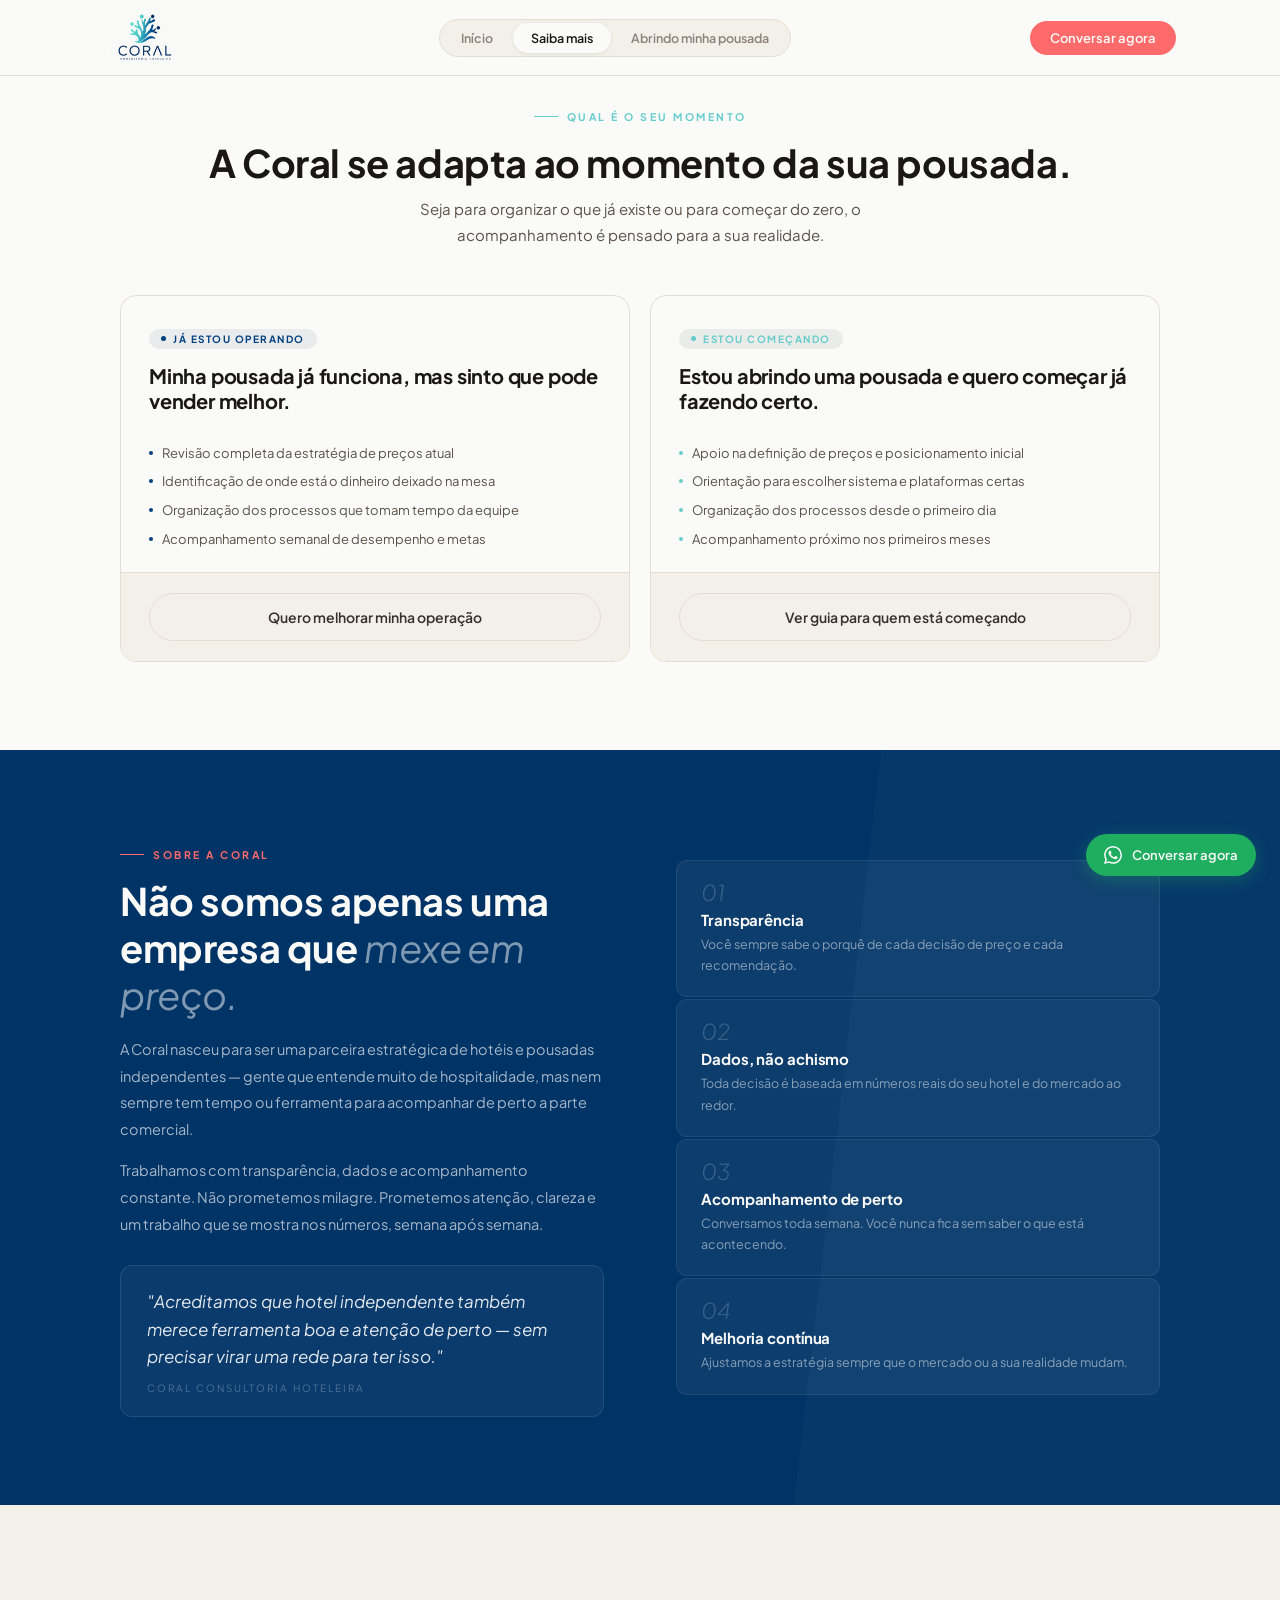
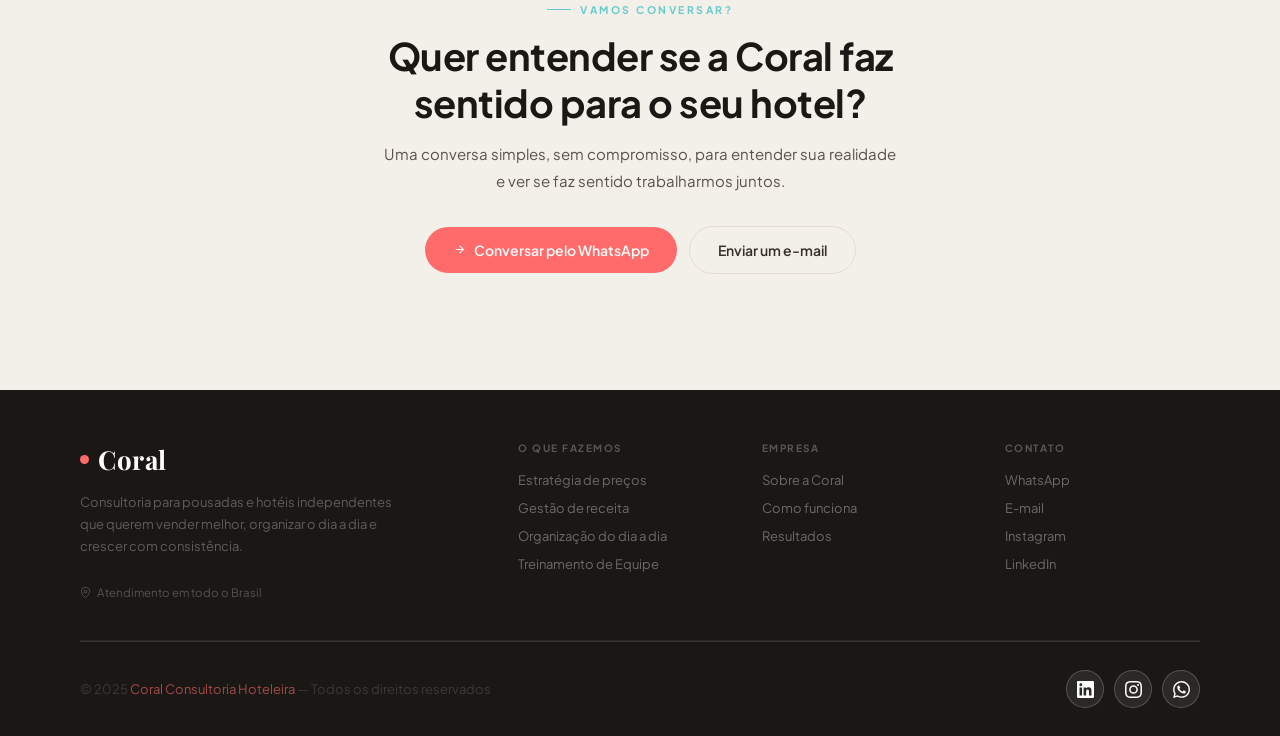
<file: saiba-mais.html>
<!DOCTYPE html>
<html lang="pt-BR">
<head>
<meta charset="UTF-8">
<meta name="viewport" content="width=device-width, initial-scale=1.0">
<!-- Google tag (gtag.js) -->
<script async src="https://www.googletagmanager.com/gtag/js?id=G-N1H80STR33"></script>
<script>
  window.dataLayer = window.dataLayer || [];
  function gtag(){dataLayer.push(arguments);}
  gtag('js', new Date());

  gtag('config', 'G-N1H80STR33');
  gtag('config', 'AW-18394296607');
</script>
<script type="text/javascript">
    (function(c,l,a,r,i,t,y){
        c[a]=c[a]||function(){(c[a].q=c[a].q||[]).push(arguments)};
        t=l.createElement(r);t.async=1;t.src="https://www.clarity.ms/tag/"+i;
        y=l.getElementsByTagName(r)[0];y.parentNode.insertBefore(t,y);
    })(window, document, "clarity", "script", "xneyxfmval");
</script>
<title>Saiba mais — Coral Consultoria Hoteleira</title>
<meta name="description" content="Entenda como acompanhamos sua pousada toda semana e veja para quem é a consultoria da Coral. Gestão de preços e estratégia sob medida.">
<meta name="keywords" content="consultoria hoteleira, acompanhamento semanal hotel, revenue management pousada, consultoria de preços hotel">
<meta name="robots" content="index, follow, max-snippet:-1, max-image-preview:large, max-video-preview:-1">
<link rel="canonical" href="https://www.consultoriacoral.com.br/saiba-mais.html">
<link rel="icon" type="image/png" href="assets/logo-coral.png">

<!-- Open Graph / Redes Sociais -->
<meta property="og:type" content="website">
<meta property="og:url" content="https://www.consultoriacoral.com.br/saiba-mais.html">
<meta property="og:title" content="Saiba mais — Coral Consultoria Hoteleira">
<meta property="og:description" content="Veja como funciona o acompanhamento semanal e entenda para quem é a consultoria da Coral.">
<meta property="og:locale" content="pt_BR">
<meta property="og:image" content="https://www.consultoriacoral.com.br/assets/logo-coral.png">
<meta property="og:site_name" content="Coral Consultoria Hoteleira">

<!-- Twitter Card -->
<meta name="twitter:card" content="summary">
<meta name="twitter:title" content="Saiba mais — Coral Consultoria Hoteleira">
<meta name="twitter:description" content="Veja como funciona o acompanhamento semanal e entenda para quem é a consultoria da Coral.">
<meta name="twitter:image" content="https://www.consultoriacoral.com.br/assets/logo-coral.png">

<script type="application/ld+json">
{
  "@context": "https://schema.org",
  "@type": "WebPage",
  "name": "Saiba mais — Coral Consultoria Hoteleira",
  "url": "https://www.consultoriacoral.com.br/saiba-mais.html",
  "description": "Veja como funciona o acompanhamento semanal e entenda para quem é a consultoria da Coral.",
  "publisher": {
    "@type": "Organization",
    "name": "Coral Consultoria Hoteleira",
    "logo": {
      "@type": "ImageObject",
      "url": "https://www.consultoriacoral.com.br/assets/logo-coral.png"
    }
  }
}
</script>
<link rel="preconnect" href="https://fonts.googleapis.com">
<link rel="preconnect" href="https://fonts.gstatic.com" crossorigin>
<link href="https://fonts.googleapis.com/css2?family=Plus+Jakarta+Sans:ital,wght@0,300;0,400;0,500;0,600;0,700;1,400&family=Playfair+Display:ital,wght@0,400;0,600;0,700;1,400;1,600&display=swap" rel="stylesheet">
<link rel="stylesheet" href="assets/style.css">
<style>
  /* ===== Ajustes finos: logo do menu + rodapé (Coral) ===== */

  /* Logo do menu — mais solta, sem parecer "colada" */
  .nav-logo{
    display:flex;
    align-items:center;
    padding:6px 4px;
    margin-right:16px;
  }
  .nav-logo img{
    transition:opacity .2s ease, transform .2s ease;
  }
  .nav-logo:hover img{
    opacity:.85;
  }

  /* Rodapé — bloco de marca no lugar da imagem */
  .footer-brand{
    display:flex;
    flex-direction:column;
    gap:14px;
  }
  .footer-wordmark{
    display:flex;
    align-items:center;
    gap:9px;
    font-family:'Playfair Display', serif;
    font-size:26px;
    font-weight:700;
    letter-spacing:.5px;
    color:#fff;
  }
  .footer-wordmark-accent{
    width:9px;
    height:9px;
    border-radius:50%;
    background:#FF6B6B;
    flex-shrink:0;
  }
  .footer-brand p{
    max-width:320px;
    line-height:1.7;
    opacity:.75;
  }

  /* Rodapé — espaçamento geral */
  .footer-top{
    gap:48px;
    padding-bottom:40px;
  }
  .footer-col h4{
    margin-bottom:18px;
    letter-spacing:1.5px;
  }
  .footer-col a{
    display:block;
    margin-bottom:12px;
    opacity:.75;
    transition:opacity .2s ease;
  }
  .footer-col a:hover{
    opacity:1;
  }
  .footer-bot{
    display:flex;
    align-items:center;
    justify-content:space-between;
    flex-wrap:wrap;
    gap:16px;
    padding-top:28px;
    border-top:1px solid rgba(255,255,255,.12);
  }
  .footer-copy{
    opacity:.6;
    font-size:13px;
  }

  /* Rodapé — ícones sociais em círculo, com svg */
  .footer-socials{
    display:flex;
    gap:10px;
  }
  .footer-soc{
    display:flex;
    align-items:center;
    justify-content:center;
    width:38px;
    height:38px;
    border-radius:50%;
    background:rgba(255,255,255,.08);
    color:#fff;
    transition:background .2s ease, transform .2s ease;
  }
  .footer-soc svg{
    width:17px;
    height:17px;
  }
  .footer-soc:hover{
    background:#FF6B6B;
    transform:translateY(-2px);
  }

  @media(max-width:768px){
    .footer-top{
      gap:32px;
    }
    .footer-bot{
      flex-direction:column;
      align-items:flex-start;
    }
  }
</style>
</head>
<body data-page="saiba-mais">

<!-- NAV -->
<nav id="nav">
  <div class="nav-inner">
    <a href="index.html" class="nav-logo">
      <img src="assets/logo-coral.png" alt="Coral Consultoria Hoteleira" style="height:46px;width:auto;display:block;object-fit:contain;mix-blend-mode:multiply">
    </a>
    <div class="nav-tabs">
      <a href="index.html" class="nav-tab">Início</a>
      <a href="saiba-mais.html" class="nav-tab active">Saiba mais</a>
      <a href="abrir-pousada.html" class="nav-tab">Abrindo minha pousada</a>
    </div>
    <a href="https://wa.me/5581991351085?text=Olá,+quero+conversar+sobre+minha+operação" target="_blank" class="nav-cta">Conversar agora</a>
    <button class="nav-mob" aria-label="Abrir menu" aria-expanded="false">
      <svg width="20" height="20" viewBox="0 0 24 24" fill="none" stroke="currentColor" stroke-width="1.8">
        <line x1="3" y1="7" x2="21" y2="7"/><line x1="3" y1="12" x2="21" y2="12"/><line x1="3" y1="17" x2="21" y2="17"/>
      </svg>
    </button>
  </div>
</nav>

<div id="mob-drawer">
  <a href="index.html" class="mob-tab">Início</a>
  <a href="saiba-mais.html" class="mob-tab active">Saiba mais</a>
  <a href="abrir-pousada.html" class="mob-tab">Abrindo minha pousada</a>
  <a href="https://wa.me/5581991351085" target="_blank" class="btn btn-navy mob-tab" style="margin-top:20px;justify-content:center;border-radius:50px">Falar pelo WhatsApp</a>
</div>

<!-- MOMENT -->
<section class="moment" id="momento" style="padding-top:100px">

  <div class="wrap">
    <div class="moment-head reveal">
      <span class="eyebrow" style="justify-content:center">Qual é o seu momento</span>
      <h2>A Coral se adapta ao momento da sua pousada.</h2>
      <p>Seja para organizar o que já existe ou para começar do zero, o acompanhamento é pensado para a sua realidade.</p>
    </div>
    <div class="moment-grid">
      <div class="moment-card navy reveal">
        <div class="mc-top">
          <span class="mc-badge a"><span class="mc-badge-dot"></span>Já estou operando</span>
          <h3>Minha pousada já funciona, mas sinto que pode vender melhor.</h3>
        </div>
        <ul class="mc-list">
          <li>Revisão completa da estratégia de preços atual</li>
          <li>Identificação de onde está o dinheiro deixado na mesa</li>
          <li>Organização dos processos que tomam tempo da equipe</li>
          <li>Acompanhamento semanal de desempenho e metas</li>

        </ul>
        <div class="mc-foot">
          <a href="https://wa.me/5581991351085?text=Olá,+minha+pousada+já+funciona+e+quero+vender+melhor" target="_blank" class="btn btn-outline" style="width:100%;justify-content:center">Quero melhorar minha operação</a>
        </div>
      </div>
      <div class="moment-card pine reveal d1">
        <div class="mc-top">
          <span class="mc-badge b"><span class="mc-badge-dot"></span>Estou começando</span>
          <h3>Estou abrindo uma pousada e quero começar já fazendo certo.</h3>
        </div>
        <ul class="mc-list">
          <li>Apoio na definição de preços e posicionamento inicial</li>
          <li>Orientação para escolher sistema e plataformas certas</li>
          <li>Organização dos processos desde o primeiro dia</li>
          <li>Acompanhamento próximo nos primeiros meses</li>
        </ul>
        <div class="mc-foot">
          <a href="abrir-pousada.html" class="btn btn-outline" style="width:100%;justify-content:center">Ver guia para quem está começando</a>
        </div>
      </div>
    </div>
  </div>
</section>

<!-- ABOUT -->
<section class="about" id="sobre">
  <div class="about-inner wrap">
    <div class="reveal">
      <span class="eyebrow">Sobre a Coral</span>
      <h2>Não somos apenas uma empresa que <em>mexe em preço.</em></h2>
      <p class="about-p">A Coral nasceu para ser uma parceira estratégica de hotéis e pousadas independentes — gente que entende muito de hospitalidade, mas nem sempre tem tempo ou ferramenta para acompanhar de perto a parte comercial.</p>
      <p class="about-p">Trabalhamos com transparência, dados e acompanhamento constante. Não prometemos milagre. Prometemos atenção, clareza e um trabalho que se mostra nos números, semana após semana.</p>
      <div class="manifesto">
        <p class="manifesto-text">"Acreditamos que hotel independente também merece ferramenta boa e atenção de perto — sem precisar virar uma rede para ter isso."</p>
        <p class="manifesto-attr">Coral Consultoria Hoteleira</p>
      </div>
    </div>
    <div class="pillars reveal d1">
      <div class="pillar">
        <div class="pillar-n">01</div>
        <h3>Transparência</h3>
        <p>Você sempre sabe o porquê de cada decisão de preço e cada recomendação.</p>
      </div>
      <div class="pillar">
        <div class="pillar-n">02</div>
        <h3>Dados, não achismo</h3>
        <p>Toda decisão é baseada em números reais do seu hotel e do mercado ao redor.</p>
      </div>
      <div class="pillar">
        <div class="pillar-n">03</div>
        <h3>Acompanhamento de perto</h3>
        <p>Conversamos toda semana. Você nunca fica sem saber o que está acontecendo.</p>
      </div>
      <div class="pillar">
        <div class="pillar-n">04</div>
        <h3>Melhoria contínua</h3>
        <p>Ajustamos a estratégia sempre que o mercado ou a sua realidade mudam.</p>
      </div>
    </div>
  </div>
</section>

<!-- CTA -->
<section class="cta-p2" id="contato">
  <div class="cta-p2-inner reveal wrap">
    <span class="eyebrow" style="justify-content:center">Vamos conversar?</span>
    <h2>Quer entender se a Coral faz sentido para o seu hotel?</h2>
    <p>Uma conversa simples, sem compromisso, para entender sua realidade e ver se faz sentido trabalharmos juntos.</p>
    <div class="cta-actions">
      <a href="https://wa.me/5581991351085?text=Olá,+quero+entender+melhor+como+funciona+a+Coral" target="_blank" class="btn btn-navy">
        <svg viewBox="0 0 24 24" fill="none" stroke="currentColor" stroke-width="2"><path d="M5 12h14M12 5l7 7-7 7"/></svg>
        Conversar pelo WhatsApp
      </a>
      <a href="mailto:Coral.consultoriahoteleira@gmail.com" class="btn btn-outline">Enviar um e-mail</a>
    </div>
  </div>
</section>

<!-- FOOTER -->
<footer>
  <div class="footer-inner">
    <div class="footer-top">
      <div class="footer-brand">
        <div class="footer-wordmark"><span class="footer-wordmark-accent"></span>Coral</div>
        <p>Consultoria para pousadas e hotéis independentes que querem vender melhor, organizar o dia a dia e crescer com consistência.</p>
        <div class="footer-loc">
          <svg viewBox="0 0 24 24" fill="none" stroke="currentColor" stroke-width="1.8"><path d="M21 10c0 7-9 13-9 13s-9-6-9-13a9 9 0 0118 0z"/><circle cx="12" cy="10" r="3"/></svg>
          Atendimento em todo o Brasil
        </div>
      </div>
      <div class="footer-col">
        <h4>O que fazemos</h4>
        <a href="index.html#servicos">Estratégia de preços</a>
        <a href="index.html#servicos">Gestão de receita</a>
        <a href="index.html#servicos">Organização do dia a dia</a>
        <a href="index.html#servicos">Treinamento de Equipe</a>

      </div>
      <div class="footer-col">
        <h4>Empresa</h4>
        <a href="saiba-mais.html#sobre">Sobre a Coral</a>
        <a href="index.html#como-funciona">Como funciona</a>
        <a href="index.html#resultados">Resultados</a>
      </div>
      <div class="footer-col">
        <h4>Contato</h4>
        <a href="https://wa.me/5581991351085" target="_blank">WhatsApp</a>
        <a href="mailto:Coral.consultoriahoteleira@gmail.com">E-mail</a>
        <a href="https://instagram.com/consultoriacoral" target="_blank">Instagram</a>
        <a href="https://www.linkedin.com/company/coral-consultoria-hoteleira/" target="_blank">LinkedIn</a>
      </div>
    </div>
    <div class="footer-bot">
      <span class="footer-copy">© 2025 <span class="footer-accent">Coral Consultoria Hoteleira</span> — Todos os direitos reservados</span>
      <div class="footer-socials">
        <a href="https://www.linkedin.com/company/coral-consultoria-hoteleira/" class="footer-soc" target="_blank" aria-label="LinkedIn">
          <svg viewBox="0 0 24 24" fill="currentColor"><path d="M20.447 20.452h-3.554v-5.569c0-1.328-.027-3.037-1.852-3.037-1.853 0-2.136 1.445-2.136 2.939v5.667H9.351V9h3.414v1.561h.046c.477-.9 1.637-1.85 3.37-1.85 3.601 0 4.267 2.37 4.267 5.455v6.286zM5.337 7.433c-1.144 0-2.063-.926-2.063-2.065 0-1.138.92-2.063 2.063-2.063 1.14 0 2.064.925 2.064 2.063 0 1.139-.925 2.065-2.064 2.065zm1.782 13.019H3.555V9h3.564v11.452zM22.225 0H1.771C.792 0 0 .774 0 1.729v20.542C0 23.227.792 24 1.771 24h20.451C23.2 24 24 23.227 24 22.271V1.729C24 .774 23.2 0 22.222 0h.003z"/></svg>
        </a>
        <a href="https://instagram.com/consultoriacoral" class="footer-soc" target="_blank" aria-label="Instagram">
          <svg viewBox="0 0 24 24" fill="currentColor"><path d="M12 2.163c3.204 0 3.584.012 4.85.07 3.252.148 4.771 1.691 4.919 4.919.058 1.265.069 1.645.069 4.849 0 3.205-.012 3.584-.069 4.849-.149 3.225-1.664 4.771-4.919 4.919-1.266.058-1.644.07-4.85.07-3.204 0-3.584-.012-4.849-.07-3.26-.149-4.771-1.699-4.919-4.92-.058-1.265-.07-1.644-.07-4.849 0-3.204.013-3.583.07-4.849.149-3.227 1.664-4.771 4.919-4.919 1.266-.057 1.645-.069 4.849-.069zM12 0C8.741 0 8.333.014 7.053.072c-4.358.2-6.78 2.618-6.98 6.98C.014 8.332 0 8.74 0 12c0 3.259.014 3.668.072 4.948.2 4.358 2.618 6.78 6.98 6.98C8.332 23.986 8.74 24 12 24c3.259 0 3.668-.014 4.948-.072 4.354-.2 6.782-2.618 6.979-6.98.059-1.28.073-1.689.073-4.948 0-3.259-.014-3.667-.072-4.947-.196-4.354-2.617-6.78-6.979-6.98C15.668.014 15.259 0 12 0zm0 5.838a6.162 6.162 0 100 12.324 6.162 6.162 0 000-12.324zM12 16a4 4 0 110-8 4 4 0 010 8zm6.406-11.845a1.44 1.44 0 100 2.881 1.44 1.44 0 000-2.881z"/></svg>
        </a>
        <a href="https://wa.me/5581991351085" class="footer-soc" target="_blank" aria-label="WhatsApp">
          <svg viewBox="0 0 24 24" fill="currentColor"><path d="M17.472 14.382c-.297-.149-1.758-.867-2.03-.967-.273-.099-.471-.148-.67.15-.197.297-.767.966-.94 1.164-.173.199-.347.223-.644.075-.297-.15-1.255-.463-2.39-1.475-.883-.788-1.48-1.761-1.653-2.059-.173-.297-.018-.458.13-.606.134-.133.298-.347.446-.52.149-.174.198-.298.298-.497.099-.198.05-.371-.025-.52-.075-.149-.669-1.612-.916-2.207-.242-.579-.487-.5-.669-.51-.173-.008-.371-.01-.57-.01-.198 0-.52.074-.792.372-.272.297-1.04 1.016-1.04 2.479 0 1.462 1.065 2.875 1.213 3.074.149.198 2.096 3.2 5.077 4.487.709.306 1.262.489 1.694.625.712.227 1.36.195 1.871.118.571-.085 1.758-.719 2.006-1.413.248-.694.248-1.289.173-1.413-.074-.124-.272-.198-.57-.347m-5.421 7.403h-.004a9.87 9.87 0 01-5.031-1.378l-.361-.214-3.741.982.998-3.648-.235-.374a9.86 9.86 0 01-1.51-5.26c.001-5.45 4.436-9.884 9.888-9.884 2.64 0 5.122 1.03 6.988 2.898a9.825 9.825 0 012.893 6.994c-.003 5.45-4.437 9.884-9.885 9.884m8.413-18.297A11.815 11.815 0 0012.05 0C5.495 0 .16 5.335.157 11.892c0 2.096.547 4.142 1.588 5.945L.057 24l6.305-1.654a11.882 11.882 0 005.683 1.448h.005c6.554 0 11.89-5.335 11.893-11.893a11.821 11.821 0 00-3.48-8.413Z"/></svg>
        </a>
      </div>
    </div>
  </div>
</footer>

<!-- WHATSAPP POPUP -->
<div class="wa-popup" id="wa-popup">
  <div class="wa-popup-header">
    <div class="wa-popup-avatar">
      <svg viewBox="0 0 24 24"><path d="M17.472 14.382c-.297-.149-1.758-.867-2.03-.967-.273-.099-.471-.148-.67.15-.197.297-.767.966-.94 1.164-.173.199-.347.223-.644.075-.297-.15-1.255-.463-2.39-1.475-.883-.788-1.48-1.761-1.653-2.059-.173-.297-.018-.458.13-.606.134-.133.298-.347.446-.52.149-.174.198-.298.298-.497.099-.198.05-.371-.025-.52-.075-.149-.669-1.612-.916-2.207-.242-.579-.487-.5-.669-.51-.173-.008-.371-.01-.57-.01-.198 0-.52.074-.792.372-.272.297-1.04 1.016-1.04 2.479 0 1.462 1.065 2.875 1.213 3.074.149.198 2.096 3.2 5.077 4.487.709.306 1.262.489 1.694.625.712.227 1.36.195 1.871.118.571-.085 1.758-.719 2.006-1.413.248-.694.248-1.289.173-1.413-.074-.124-.272-.198-.57-.347m-5.421 7.403h-.004a9.87 9.87 0 01-5.031-1.378l-.361-.214-3.741.982.998-3.648-.235-.374a9.86 9.86 0 01-1.51-5.26c.001-5.45 4.436-9.884 9.888-9.884 2.64 0 5.122 1.03 6.988 2.898a9.825 9.825 0 012.893 6.994c-.003 5.45-4.437 9.884-9.885 9.884m8.413-18.297A11.815 11.815 0 0012.05 0C5.495 0 .16 5.335.157 11.892c0 2.096.547 4.142 1.588 5.945L.057 24l6.305-1.654a11.882 11.882 0 005.683 1.448h.005c6.554 0 11.89-5.335 11.893-11.893a11.821 11.821 0 00-3.48-8.413Z"/></svg>
    </div>
    <div class="wa-popup-info">
      <div class="wa-popup-name">Coral Consultoria</div>
      <div class="wa-popup-status">Online agora</div>
    </div>
    <button class="wa-popup-close" onclick="closePopup()" aria-label="Fechar">✕</button>
  </div>
  <div class="wa-popup-body">
    <div class="wa-popup-bubble" id="wa-popup-msg">
      Quer entender melhor como funciona a parceria com a Coral? 😊
    </div>
    <div class="wa-popup-time">agora</div>
    <a class="wa-popup-btn" id="wa-popup-link" href="https://wa.me/5581991351085?text=Olá,+quero+entender+melhor+como+funciona+a+Coral" target="_blank">
      <svg viewBox="0 0 24 24"><path d="M17.472 14.382c-.297-.149-1.758-.867-2.03-.967-.273-.099-.471-.148-.67.15-.197.297-.767.966-.94 1.164-.173.199-.347.223-.644.075-.297-.15-1.255-.463-2.39-1.475-.883-.788-1.48-1.761-1.653-2.059-.173-.297-.018-.458.13-.606.134-.133.298-.347.446-.52.149-.174.198-.298.298-.497.099-.198.05-.371-.025-.52-.075-.149-.669-1.612-.916-2.207-.242-.579-.487-.5-.669-.51-.173-.008-.371-.01-.57-.01-.198 0-.52.074-.792.372-.272.297-1.04 1.016-1.04 2.479 0 1.462 1.065 2.875 1.213 3.074.149.198 2.096 3.2 5.077 4.487.709.306 1.262.489 1.694.625.712.227 1.36.195 1.871.118.571-.085 1.758-.719 2.006-1.413.248-.694.248-1.289.173-1.413-.074-.124-.272-.198-.57-.347m-5.421 7.403h-.004a9.87 9.87 0 01-5.031-1.378l-.361-.214-3.741.982.998-3.648-.235-.374a9.86 9.86 0 01-1.51-5.26c.001-5.45 4.436-9.884 9.888-9.884 2.64 0 5.122 1.03 6.988 2.898a9.825 9.825 0 012.893 6.994c-.003 5.45-4.437 9.884-9.885 9.884m8.413-18.297A11.815 11.815 0 0012.05 0C5.495 0 .16 5.335.157 11.892c0 2.096.547 4.142 1.588 5.945L.057 24l6.305-1.654a11.882 11.882 0 005.683 1.448h.005c6.554 0 11.89-5.335 11.893-11.893a11.821 11.821 0 00-3.48-8.413Z"/></svg>
      Responder no WhatsApp
    </a>
  </div>
  <div class="wa-popup-footer">Normalmente respondemos em poucos minutos 🌊</div>
</div>

<!-- WHATSAPP FLOAT -->
<div class="wa-float" id="wa-float">
  <a id="wa-link" href="https://wa.me/5581991351085?text=Olá,+quero+entender+melhor+como+funciona+a+Coral" target="_blank" aria-label="Falar pelo WhatsApp">
    <svg viewBox="0 0 24 24"><path d="M17.472 14.382c-.297-.149-1.758-.867-2.03-.967-.273-.099-.471-.148-.67.15-.197.297-.767.966-.94 1.164-.173.199-.347.223-.644.075-.297-.15-1.255-.463-2.39-1.475-.883-.788-1.48-1.761-1.653-2.059-.173-.297-.018-.458.13-.606.134-.133.298-.347.446-.52.149-.174.198-.298.298-.497.099-.198.05-.371-.025-.52-.075-.149-.669-1.612-.916-2.207-.242-.579-.487-.5-.669-.51-.173-.008-.371-.01-.57-.01-.198 0-.52.074-.792.372-.272.297-1.04 1.016-1.04 2.479 0 1.462 1.065 2.875 1.213 3.074.149.198 2.096 3.2 5.077 4.487.709.306 1.262.489 1.694.625.712.227 1.36.195 1.871.118.571-.085 1.758-.719 2.006-1.413.248-.694.248-1.289.173-1.413-.074-.124-.272-.198-.57-.347m-5.421 7.403h-.004a9.87 9.87 0 01-5.031-1.378l-.361-.214-3.741.982.998-3.648-.235-.374a9.86 9.86 0 01-1.51-5.26c.001-5.45 4.436-9.884 9.888-9.884 2.64 0 5.122 1.03 6.988 2.898a9.825 9.825 0 012.893 6.994c-.003 5.45-4.437 9.884-9.885 9.884m8.413-18.297A11.815 11.815 0 0012.05 0C5.495 0 .16 5.335.157 11.892c0 2.096.547 4.142 1.588 5.945L.057 24l6.305-1.654a11.882 11.882 0 005.683 1.448h.005c6.554 0 11.89-5.335 11.893-11.893a11.821 11.821 0 00-3.48-8.413Z"/></svg>
    <span id="wa-text">Conversar agora</span>
  </a>
</div>

<script src="assets/main.js"></script>
<script
  src="/tracking.js"
  data-hotel="Coral"
  data-endpoint="https://ysjfexcqbwsxwksyevwt.supabase.co/functions/v1/track"
  data-token="0f04c46893f24ee88f7f2946d59aa445bdb49a5c40bf40d2a60640eb0806dc85"
  defer>
</script>
</body>
</html>
</file>
<file: assets/style.css>
*,*::before,*::after{margin:0;padding:0;box-sizing:border-box}
html{scroll-behavior:smooth}

:root{
  --white:#FAFAF8;
  --cream:#F3EFE9;
  --sand:#E5DDD4;
  --sand-mid:#C6BBB0;
  --warm-gray:#8C8279;
  --ink:#1A1714;
  --ink-2:#363129;
  --ink-3:#5A5249;
  --navy:#003366;
  --navy-mid:#004080;
  --pine:#00A3A3;
  --pine-mid:#66CCCC;
  --accent:#FF6B6B;
  --f:'Plus Jakarta Sans',system-ui,sans-serif;
  --f-serif:'Playfair Display',Georgia,serif;
  --max:1120px;
  --ease:cubic-bezier(0.22,1,0.36,1);
}

body{font-family:var(--f);background:var(--white);color:var(--ink);-webkit-font-smoothing:antialiased;overflow-x:hidden}

/* ── UTILS ── */
.wrap{max-width:var(--max);margin:0 auto;padding:0 40px}
@media(max-width:600px){.wrap{padding:0 20px}}

.eyebrow{display:inline-flex;align-items:center;gap:9px;font-size:10.5px;font-weight:700;letter-spacing:2.5px;text-transform:uppercase;color:#66CCCC;margin-bottom:16px}
.eyebrow::before{content:'';display:block;width:24px;height:1px;background:#66CCCC}

.reveal{opacity:0;transform:translateY(20px);transition:opacity .65s var(--ease),transform .65s var(--ease)}
.reveal.in{opacity:1;transform:none}
.d1{transition-delay:.08s}.d2{transition-delay:.16s}.d3{transition-delay:.24s}.d4{transition-delay:.32s}

/* ── NAV ── */
nav{
  position:fixed;top:0;left:0;right:0;z-index:900;
  height:76px;
  background:rgba(250,250,248,.96);
  backdrop-filter:blur(14px);
  border-bottom:1px solid var(--sand);
  transition:box-shadow .3s;
}
nav.scrolled{box-shadow:0 2px 20px rgba(26,23,20,.06)}
.nav-inner{
  max-width:var(--max);margin:0 auto;padding:0 40px;
  height:100%;display:flex;align-items:center;justify-content:space-between;
}
@media(max-width:600px){.nav-inner{padding:0 20px}}

.nav-logo{display:flex;align-items:center;text-decoration:none;flex-shrink:0}
.nav-logo img{display:block}

/* Tab switcher */
.nav-tabs{
  display:flex;align-items:center;
  background:var(--cream);
  border:1px solid var(--sand);
  border-radius:50px;
  padding:3px;
  gap:2px;
}
.nav-tab{
  font-size:12.5px;font-weight:600;color:var(--warm-gray);
  padding:7px 18px;border-radius:50px;
  border:none;background:transparent;cursor:pointer;
  transition:background .2s,color .2s;
  white-space:nowrap;text-decoration:none;
}
.nav-tab.active{background:var(--white);color:var(--ink);box-shadow:0 1px 4px rgba(26,23,20,.08)}
.nav-tab:hover:not(.active){color:var(--ink-2)}

.nav-cta{
  font-size:13px;font-weight:600;color:var(--white);
  background:#FF6B6B;padding:9px 20px;border-radius:50px;
  text-decoration:none;transition:background .2s,transform .2s;
  white-space:nowrap;
}
.nav-cta:hover{background:#E05555;transform:translateY(-1px)}

.nav-mob{display:none;background:none;border:none;cursor:pointer;color:var(--ink);padding:4px}
@media(max-width:768px){
  .nav-tabs{display:none}
  .nav-mob{display:block}
}
@media(max-width:480px){.nav-cta{display:none}}

/* Mobile drawer */
#mob-drawer{
  display:none;position:fixed;inset:0;background:var(--white);
  z-index:899;padding:72px 28px 40px;flex-direction:column;gap:0;
}
#mob-drawer.open{display:flex}
.mob-tab{
  font-size:22px;font-weight:600;color:var(--ink-3);
  text-decoration:none;border:none;background:none;cursor:pointer;
  padding:18px 0;border-bottom:1px solid var(--sand);text-align:left;
  font-family:var(--f);
}
.mob-tab.active{color:var(--ink)}

/* ── BUTTONS ── */
.btn{
  display:inline-flex;align-items:center;gap:8px;
  padding:14px 28px;border-radius:50px;
  font-size:14px;font-weight:600;font-family:var(--f);
  text-decoration:none;border:none;cursor:pointer;
  transition:transform .22s,background .22s,box-shadow .22s;
}
.btn:hover{transform:translateY(-2px)}
.btn-navy{background:#FF6B6B;color:var(--white)}
.btn-navy:hover{background:#E05555;box-shadow:0 8px 24px rgba(255,107,107,.3)}
.btn-pine{background:#00A3A3;color:var(--white)}
.btn-pine:hover{background:#008A8A;box-shadow:0 8px 24px rgba(0,163,163,.25)}
.btn-outline{background:transparent;color:var(--ink-2);border:1.5px solid var(--sand)}
.btn-outline:hover{border-color:var(--ink-3);color:var(--ink)}
.btn svg{width:13px;height:13px;flex-shrink:0}

/* ══════════════════════════════════
   HERO
══════════════════════════════════ */
.hero{
  min-height:100vh;padding:100px 40px 72px;
  display:flex;align-items:center;
  background:var(--white);position:relative;overflow:hidden;
}
@media(max-width:768px){.hero{padding:88px 20px 60px}}

.hero-grid{
  max-width:var(--max);margin:0 auto;width:100%;
  display:grid;grid-template-columns:1fr 1fr;gap:72px;
  align-items:center;position:relative;z-index:1;
}
@media(max-width:880px){.hero-grid{grid-template-columns:1fr;gap:44px}}

.hero h1{
  font-size:clamp(32px,3.8vw,52px);
  font-weight:700;line-height:1.12;
  letter-spacing:-.6px;color:var(--ink);
  margin-bottom:22px;
  max-width:420px;
}
.hero h1 em{font-style:italic;font-weight:400;color:var(--navy)}

.hero-sub{
  font-size:16px;line-height:1.75;color:var(--ink-3);
  max-width:460px;margin-bottom:36px;font-weight:400;
}

.hero-actions{display:flex;flex-wrap:wrap;gap:12px;align-items:center;margin-bottom:28px}

.hero-note{
  font-size:12px;color:var(--warm-gray);font-weight:500;
  display:flex;align-items:center;gap:8px;
}
.hero-note::before{content:'';display:block;width:18px;height:1px;background:var(--sand-mid)}

/* Hero right card */
.hero-card{
  background:var(--white);border:1px solid var(--sand);
  border-radius:18px;padding:26px;
  box-shadow:0 4px 24px rgba(26,23,20,.06);
}
.hero-card+.hero-card{margin-top:10px}
.hcard-label{
  font-size:10px;font-weight:700;letter-spacing:2px;
  text-transform:uppercase;color:var(--warm-gray);
  margin-bottom:14px;display:flex;align-items:center;gap:8px;
}
.hcard-dot{width:5px;height:5px;border-radius:50%;background:var(--accent);animation:breathe 3s ease-in-out infinite}
@keyframes breathe{0%,100%{opacity:1}50%{opacity:.3}}

.hcard-list{display:flex;flex-direction:column;gap:11px}
.hcard-item{display:flex;align-items:flex-start;gap:10px}
.hcard-check{
  width:18px;height:18px;border-radius:5px;
  background:rgba(42,88,64,.1);
  display:grid;place-items:center;flex-shrink:0;margin-top:1px;
}
.hcard-check svg{width:9px;height:9px;color:var(--pine-mid)}
.hcard-text{font-size:13px;color:var(--ink-3);line-height:1.5;font-weight:400}

.tag-row{display:flex;flex-wrap:wrap;gap:7px}
.tag{
  font-size:11.5px;font-weight:500;color:var(--ink-3);
  background:var(--cream);border:1px solid var(--sand);
  padding:5px 12px;border-radius:20px;
}
.tag.navy{background:rgba(14,43,69,.07);color:var(--navy-mid);border-color:rgba(14,43,69,.12)}

/* SERVICE CARDS */
.service-cards{padding:72px 40px;background:var(--white)}
@media(max-width:600px){.service-cards{padding:52px 20px}}
.sc-grid{max-width:var(--max);margin:0 auto;display:grid;grid-template-columns:repeat(4,1fr);gap:16px}
@media(max-width:900px){.sc-grid{grid-template-columns:1fr 1fr}}
@media(max-width:480px){.sc-grid{grid-template-columns:1fr}}
.sc-card{
  background:var(--cream);border:1px solid var(--sand);
  border-radius:14px;padding:28px 22px;
  transition:box-shadow .22s,transform .22s;
  cursor:default;
}
.sc-card:hover{box-shadow:0 8px 28px rgba(0,51,102,.1);transform:translateY(-4px)}
.sc-ico{
  width:48px;height:48px;border-radius:12px;
  background:#003366;
  display:grid;place-items:center;margin-bottom:16px;
}
.sc-ico svg{width:22px;height:22px;color:white;stroke:white;fill:none}
.sc-card h3{font-size:16px;font-weight:700;color:#003366;margin-bottom:6px;letter-spacing:-.2px}
.sc-card p{font-size:13px;line-height:1.65;color:var(--ink-3)}

/* STRIP */
.strip{
  background:var(--cream);
  border-top:1px solid var(--sand);border-bottom:1px solid var(--sand);
  padding:18px 40px;
}
@media(max-width:600px){.strip{padding:16px 20px}}
.strip-inner{
  max-width:var(--max);margin:0 auto;
  display:flex;align-items:center;gap:32px;flex-wrap:wrap;
}
.strip-label{font-size:10.5px;font-weight:700;letter-spacing:2px;text-transform:uppercase;color:var(--warm-gray);white-space:nowrap;flex-shrink:0}
.strip-div{width:1px;height:20px;background:var(--sand-mid);flex-shrink:0}
.strip-items{display:flex;flex-wrap:wrap;gap:7px}
.strip-chip{font-size:11.5px;font-weight:500;color:#003366;background:var(--white);border:1px solid rgba(0,51,102,0.15);padding:5px 13px;border-radius:20px}

/* RESULTS (credibilidade) */
.results{padding:80px 40px;background:var(--cream);border-top:1px solid var(--sand);border-bottom:1px solid var(--sand)}
@media(max-width:600px){.results{padding:56px 20px}}
.results-head{max-width:640px;margin:0 auto 44px;text-align:center}
.results-head h2{font-size:clamp(24px,3.2vw,38px);font-weight:700;color:var(--ink);letter-spacing:-.5px;line-height:1.2;margin-bottom:12px}
.results-head p{font-size:14.5px;line-height:1.7;color:var(--ink-3)}
.results-head .eyebrow{justify-content:center}
.results-grid{max-width:var(--max);margin:0 auto;display:grid;grid-template-columns:repeat(3,1fr);gap:18px}
@media(max-width:768px){.results-grid{grid-template-columns:1fr}}
.result-card{background:var(--white);border:1px solid var(--sand);border-radius:16px;padding:32px 26px;text-align:center;transition:box-shadow .22s,transform .22s}
.result-card:hover{box-shadow:0 8px 28px rgba(0,51,102,.08);transform:translateY(-3px)}
.result-num{font-size:44px;font-weight:700;color:var(--navy);letter-spacing:-1.5px;line-height:1;margin-bottom:10px}
.result-label{font-size:14.5px;font-weight:700;color:var(--ink);margin-bottom:10px;letter-spacing:-.1px}
.result-desc{font-size:13px;line-height:1.7;color:var(--ink-3)}
.results-note{max-width:var(--max);margin:28px auto 0;text-align:center;font-size:11.5px;color:var(--warm-gray);line-height:1.6}

/* PROBLEMS */
.problems{padding:88px 40px;background:var(--white)}
@media(max-width:600px){.problems{padding:64px 20px}}

.section-head{margin-bottom:52px;max-width:720px;margin-left:auto;margin-right:auto;text-align:center}
.section-head h2{font-size:clamp(26px,3.5vw,42px);font-weight:700;color:var(--ink);letter-spacing:-.5px;line-height:1.2;margin-bottom:14px}
.section-head p{font-size:15px;line-height:1.75;color:var(--ink-3)}
.section-head .eyebrow{justify-content:center}

.prob-grid{
  display:grid;grid-template-columns:repeat(2,1fr);
  background:var(--sand);border-radius:16px;overflow:hidden;gap:1.5px;
}
@media(max-width:600px){.prob-grid{grid-template-columns:1fr}}

.prob-cell{
  background:var(--white);padding:44px 40px;
  cursor:default;transition:background .2s;
  display:grid;
  grid-template-rows:auto auto auto 1fr;
  gap:0;
}
.prob-cell:hover{background:var(--cream)}
.prob-n{
  font-size:38px;font-weight:300;color:var(--sand-mid);
  line-height:1;margin-bottom:18px;display:block;
  font-style:italic;
}
.prob-kicker{font-size:10.5px;font-weight:700;letter-spacing:1.5px;text-transform:uppercase;color:var(--warm-gray);margin-bottom:10px}
.prob-head{font-size:18px;font-weight:600;color:var(--ink);margin-bottom:14px;line-height:1.35;letter-spacing:-.15px}
.prob-body{font-size:13.5px;line-height:1.75;color:var(--ink-3);align-self:start}

/* HOW */
.how{padding:88px 40px;background:var(--cream)}
@media(max-width:600px){.how{padding:64px 20px}}

.how-head{text-align:center;max-width:500px;margin:0 auto 52px}
.how-head h2{font-size:clamp(24px,3vw,38px);font-weight:700;color:var(--ink);letter-spacing:-.4px;margin-bottom:10px}
.how-head p{font-size:15px;line-height:1.7;color:var(--ink-3)}

.how-steps{
  max-width:var(--max);margin:0 auto;
  display:grid;grid-template-columns:repeat(4,1fr);gap:32px;
  position:relative;
}
@media(max-width:768px){.how-steps{grid-template-columns:1fr 1fr;gap:24px}}
@media(max-width:480px){.how-steps{grid-template-columns:1fr}}
.how-steps::before{
  content:'';position:absolute;top:18px;left:44px;right:44px;
  height:1px;background:var(--sand-mid);z-index:0;
}
@media(max-width:768px){.how-steps::before{display:none}}

.how-step{position:relative;z-index:1}
.how-n{
  width:36px;height:36px;border-radius:50%;
  background:var(--white);border:1.5px solid var(--sand-mid);
  display:flex;align-items:center;justify-content:center;
  margin-bottom:18px;font-size:14px;font-weight:700;
  color:var(--ink-3);transition:background .2s,border-color .2s,color .2s;
}
.how-step:hover .how-n{background:#003366;border-color:#003366;color:var(--white)}
.how-step h3{font-size:16px;font-weight:700;color:var(--ink);margin-bottom:8px;letter-spacing:-.1px}
.how-step p{font-size:13px;line-height:1.75;color:var(--ink-3)}

/* IMAGES */
.hero-img-wrap{
  position:absolute;top:0;right:0;
  width:44%;height:100%;
  clip-path:polygon(10% 0,100% 0,100% 100%,0% 100%);
  overflow:hidden;
}
.hero-img-wrap img{
  width:100%;height:100%;
  object-fit:cover;object-position:center;
  filter:brightness(.75);
}
.hero-img-wrap::after{
  content:'';position:absolute;inset:0;
  background:linear-gradient(135deg,rgba(0,51,102,0.45) 0%,rgba(0,51,102,0.15) 100%);
}
@media(max-width:768px){.hero-img-wrap{display:none}}

.about-img{
  width:100%;aspect-ratio:4/3;
  border-radius:16px;overflow:hidden;
  position:relative;
}
.about-img img{
  width:100%;height:100%;
  object-fit:cover;object-position:center;
  filter:brightness(.9);
}

.objections{padding:80px 40px;background:var(--white)}
@media(max-width:600px){.objections{padding:60px 20px}}

/* DIAGNOSTIC FORM */
.diag-form{background:var(--cream);border:1px solid var(--sand);border-radius:14px;padding:28px 26px;margin-top:28px}
.diag-form-title{font-size:13px;font-weight:700;color:var(--ink);margin-bottom:18px;display:flex;align-items:center;gap:8px}
.diag-form-title::before{content:'';width:4px;height:4px;border-radius:50%;background:#FF6B6B;display:block}
.diag-field{margin-bottom:14px}
.diag-label{font-size:12px;font-weight:600;color:var(--ink-3);margin-bottom:5px;display:block}
.diag-input,.diag-select{width:100%;padding:10px 14px;border-radius:8px;border:1.5px solid var(--sand);background:var(--white);font-family:var(--f);font-size:13.5px;color:var(--ink);transition:border-color .2s;outline:none;appearance:none;-webkit-appearance:none}
.diag-input:focus,.diag-select:focus{border-color:#003366}
.diag-row{display:grid;grid-template-columns:1fr 1fr;gap:12px}
@media(max-width:480px){.diag-row{grid-template-columns:1fr}}
.diag-btn{width:100%;margin-top:6px;padding:13px;border-radius:10px;background:#FF6B6B;color:white;font-size:14px;font-weight:700;font-family:var(--f);border:none;cursor:pointer;display:flex;align-items:center;justify-content:center;gap:8px;transition:background .2s,transform .2s}
.diag-btn:hover{background:#E05555;transform:translateY(-1px)}
.diag-btn svg{width:16px;height:16px;fill:currentColor}

/* OBJECTIONS */
.obj-head h2{font-size:clamp(22px,3vw,34px);font-weight:700;color:var(--ink);letter-spacing:-.4px;margin-bottom:10px}
.obj-head p{font-size:14.5px;line-height:1.75;color:var(--ink-3)}
.obj-grid{max-width:var(--max);margin:0 auto;display:grid;grid-template-columns:repeat(3,1fr);gap:16px}
@media(max-width:768px){.obj-grid{grid-template-columns:1fr 1fr}}
@media(max-width:480px){.obj-grid{grid-template-columns:1fr}}
.obj-card{background:var(--cream);border:1px solid var(--sand);border-radius:14px;padding:26px 24px}
.obj-q{font-size:15px;font-weight:700;color:var(--ink);line-height:1.35;margin-bottom:12px;letter-spacing:-.2px}
.obj-q::before{content:'"';font-size:32px;font-weight:300;color:var(--sand-mid);line-height:0;vertical-align:-.2em;margin-right:3px}
.obj-a{font-size:13.5px;line-height:1.75;color:var(--ink-3)}

.cta-p1{padding:88px 40px;background:var(--white)}
@media(max-width:600px){.cta-p1{padding:64px 20px}}
.cta-p1-inner{
  max-width:640px;margin:0 auto;text-align:center;
}
.cta-p1-inner h2{font-size:clamp(24px,3.5vw,42px);font-weight:700;color:var(--ink);letter-spacing:-.5px;margin-bottom:16px}
.cta-p1-inner p{font-size:15.5px;line-height:1.8;color:var(--ink-3);margin-bottom:36px}
.cta-actions{display:flex;align-items:center;justify-content:center;gap:12px;flex-wrap:wrap;margin-bottom:28px}
.cta-trust{display:flex;align-items:center;justify-content:center;gap:22px;flex-wrap:wrap}
.trust-pill{
  font-size:12px;color:var(--warm-gray);font-weight:500;
  display:flex;align-items:center;gap:6px;
}
.trust-pill::before{content:'';width:4px;height:4px;border-radius:50%;background:var(--accent);display:block}

/* ══════════════════════════════════
   PÁGINA — ABRINDO MINHA POUSADA
══════════════════════════════════ */
.guide-hero{
  padding:100px 40px 64px;
  background:var(--white);
  border-bottom:1px solid var(--sand);
}
@media(max-width:600px){.guide-hero{padding:88px 20px 52px}}
.guide-hero-inner{max-width:var(--max);margin:0 auto;display:grid;grid-template-columns:1fr 1fr;gap:64px;align-items:center}
@media(max-width:800px){.guide-hero-inner{grid-template-columns:1fr;gap:32px}}
.guide-hero h1{font-size:clamp(30px,4vw,50px);font-weight:700;color:var(--ink);letter-spacing:-.6px;line-height:1.15;margin-bottom:16px}
.guide-hero h1 em{font-style:italic;font-weight:400;color:var(--navy)}
.guide-hero p{font-size:15.5px;line-height:1.8;color:var(--ink-3);margin-bottom:28px}
.guide-hero-note{font-size:12.5px;color:var(--warm-gray);display:flex;align-items:center;gap:8px;margin-top:16px}
.guide-hero-note::before{content:'';width:18px;height:1px;background:var(--sand-mid);display:block}

.guide-checklist{background:var(--cream);border:1px solid var(--sand);border-radius:14px;padding:24px 26px}
.guide-checklist-title{font-size:10.5px;font-weight:700;letter-spacing:2px;text-transform:uppercase;color:var(--warm-gray);margin-bottom:16px;display:flex;align-items:center;gap:8px}
.guide-checklist-title::before{content:'';width:4px;height:4px;border-radius:50%;background:var(--accent);display:block}
.guide-cl-list{list-style:none;display:flex;flex-direction:column;gap:10px}
.guide-cl-item{display:flex;align-items:flex-start;gap:11px;font-size:13.5px;color:var(--ink-3);line-height:1.5}
.guide-cl-ico{width:20px;height:20px;border-radius:5px;background:rgba(42,88,64,.1);display:grid;place-items:center;flex-shrink:0;margin-top:1px}
.guide-cl-ico svg{width:10px;height:10px;color:var(--pine-mid)}
.guide-cl-ico.pend{background:rgba(140,130,121,.1)}
.guide-cl-ico.pend svg{color:var(--warm-gray)}

/* FAQ grid */
.guide-faq{padding:80px 40px;background:var(--white)}
@media(max-width:600px){.guide-faq{padding:60px 20px}}
.guide-faq-head{max-width:var(--max);margin:0 auto 48px}
.guide-faq-head h2{font-size:clamp(22px,3vw,36px);font-weight:700;color:var(--ink);letter-spacing:-.4px;margin-bottom:10px}
.guide-faq-head p{font-size:14.5px;line-height:1.75;color:var(--ink-3);max-width:520px}

.faq-grid{max-width:var(--max);margin:0 auto;display:grid;grid-template-columns:repeat(2,1fr);gap:16px}
@media(max-width:680px){.faq-grid{grid-template-columns:1fr}}

.faq-card{
  background:var(--white);border:1px solid var(--sand);
  border-radius:14px;overflow:hidden;
  transition:box-shadow .2s;
}
.faq-card:hover{box-shadow:0 6px 24px rgba(26,23,20,.07)}

.faq-q{
  width:100%;text-align:left;
  background:none;border:none;cursor:pointer;
  padding:22px 24px;
  display:flex;align-items:center;justify-content:space-between;gap:16px;
  font-family:var(--f);
}
.faq-q-text{font-size:15px;font-weight:600;color:var(--ink);line-height:1.3;text-align:left}
.faq-q-ico{
  width:28px;height:28px;border-radius:50%;
  background:var(--cream);border:1px solid var(--sand);
  display:grid;place-items:center;flex-shrink:0;
  transition:background .2s,transform .2s;
}
.faq-q-ico svg{width:12px;height:12px;color:var(--ink-3);transition:transform .25s}
.faq-card.open .faq-q-ico{background:var(--navy);border-color:var(--navy)}
.faq-card.open .faq-q-ico svg{color:white;transform:rotate(45deg)}

.faq-body{
  display:none;
  padding:0 24px 22px;
}
.faq-card.open .faq-body{display:block}

.faq-answer{font-size:14px;line-height:1.8;color:var(--ink-3);margin-bottom:12px}
.faq-answer strong{color:var(--ink);font-weight:600}
.faq-answer + .faq-answer{margin-top:-4px}

.faq-tag-row{display:flex;flex-wrap:wrap;gap:6px;margin-top:10px}
.faq-tag{font-size:11.5px;font-weight:500;color:var(--navy-mid);background:rgba(14,43,69,.06);border:1px solid rgba(14,43,69,.1);padding:4px 11px;border-radius:20px}

.faq-tip{
  margin-top:12px;padding:12px 16px;
  background:var(--cream);border-radius:8px;
  border-left:2.5px solid var(--accent);
  font-size:12.5px;line-height:1.65;color:var(--ink-3);
}
.faq-tip strong{color:var(--ink);font-weight:600}

/* Steps timeline */
.guide-steps{padding:80px 40px;background:var(--cream);position:relative}
.guide-img{width:220px;aspect-ratio:4/3;float:right;shape-outside:margin-box;margin:0 0 24px 32px;border-radius:14px;overflow:hidden;box-shadow:0 8px 24px rgba(26,23,20,.12)}
.guide-img img{width:100%;height:100%;object-fit:cover;display:block}
@media(max-width:600px){.guide-steps{padding:60px 20px}.guide-img{float:none;width:100%;max-width:280px;margin:0 auto 24px}}
.guide-steps-head{max-width:var(--max);margin:0 auto 48px}
.guide-steps-head h2{font-size:clamp(22px,3vw,36px);font-weight:700;color:var(--ink);letter-spacing:-.4px;margin-bottom:10px}
.guide-steps-head p{font-size:14.5px;line-height:1.75;color:var(--ink-3);max-width:500px}

.timeline{max-width:680px;margin:0 auto;display:flex;flex-direction:column;gap:0}
.tl-item{display:flex;gap:20px;position:relative;padding-bottom:32px}
.tl-item:last-child{padding-bottom:0}
.tl-left{display:flex;flex-direction:column;align-items:center;flex-shrink:0}
.tl-num{
  width:36px;height:36px;border-radius:50%;
  background:var(--white);border:1.5px solid var(--sand-mid);
  display:flex;align-items:center;justify-content:center;
  font-size:13px;font-weight:700;color:var(--ink-3);
  flex-shrink:0;position:relative;z-index:1;
}
.tl-line{width:1px;flex:1;background:var(--sand);margin:4px 0}
.tl-item:last-child .tl-line{display:none}
.tl-content{padding-top:6px}
.tl-title{font-size:16px;font-weight:700;color:var(--ink);margin-bottom:6px;letter-spacing:-.1px}
.tl-text{font-size:13.5px;line-height:1.75;color:var(--ink-3)}
.tl-coral{
  margin-top:10px;display:inline-flex;align-items:center;gap:7px;
  font-size:12px;font-weight:600;color:var(--navy-mid);
  background:rgba(14,43,69,.06);border:1px solid rgba(14,43,69,.1);
  padding:5px 12px;border-radius:20px;
}
.tl-coral::before{content:'✦';font-size:9px;color:#66CCCC}

/* CTA guide */
.guide-cta{padding:80px 40px;background:var(--navy);color:var(--white)}
@media(max-width:600px){.guide-cta{padding:60px 20px}}
.guide-cta-inner{max-width:580px;margin:0 auto;text-align:center}
.guide-cta .eyebrow{color:var(--accent);justify-content:center}
.guide-cta .eyebrow::before{background:var(--accent)}
.guide-cta h2{font-size:clamp(22px,3vw,36px);font-weight:700;color:var(--white);letter-spacing:-.4px;margin-bottom:14px}
.guide-cta p{font-size:15px;line-height:1.8;color:rgba(255,255,255,.65);margin-bottom:32px}
.guide-cta .btn-outline{color:rgba(255,255,255,.8);border-color:rgba(255,255,255,.25)}
.guide-cta .btn-outline:hover{color:var(--white);border-color:rgba(255,255,255,.5);background:rgba(255,255,255,.06)}
.guide-cta-trust{display:flex;align-items:center;justify-content:center;gap:20px;flex-wrap:wrap;margin-top:24px}
.guide-cta-trust span{font-size:12px;color:rgba(255,255,255,.4);display:flex;align-items:center;gap:6px}
.guide-cta-trust span::before{content:'';width:4px;height:4px;border-radius:50%;background:rgba(255,255,255,.25);display:block}

/* CORAL PULSE */
.pulse{padding:88px 40px;background:var(--cream)}
@media(max-width:600px){.pulse{padding:64px 20px}}
.pulse-grid{
  max-width:var(--max);margin:0 auto;
  display:grid;grid-template-columns:1fr 1.1fr;gap:72px;align-items:start;
}
@media(max-width:920px){.pulse-grid{grid-template-columns:1fr;gap:44px}}

.pulse-copy h2{font-size:clamp(24px,3vw,38px);font-weight:700;color:var(--ink);letter-spacing:-.4px;margin-bottom:16px}
.pulse-copy h2 span{color:var(--navy)}
.pulse-copy p{font-size:14.5px;line-height:1.8;color:var(--ink-3);margin-bottom:14px}

.pulse-note{
  background:var(--white);border-radius:10px;
  padding:14px 18px;margin:20px 0 26px;
  border-left:2.5px solid #66CCCC;
  font-size:13px;line-height:1.65;color:var(--ink-3);
}
.pulse-note strong{color:var(--ink);font-weight:600}

.pulse-feats{list-style:none;display:flex;flex-direction:column;gap:11px;margin:18px 0 28px}
.pulse-feats li{display:flex;gap:12px;align-items:flex-start}
.pf-ico{
  width:24px;height:24px;border-radius:6px;
  background:rgba(0,163,163,.1);display:grid;place-items:center;flex-shrink:0;margin-top:2px;
}
.pf-ico svg{width:11px;height:11px;color:#00A3A3}
.pf-t strong{display:block;font-size:13px;font-weight:600;color:var(--ink);margin-bottom:1px}
.pf-t span{font-size:12.5px;color:var(--ink-3);line-height:1.55}

/* Pulse UI */
.pulse-ui{
  background:var(--ink);border-radius:16px;overflow:hidden;
  box-shadow:0 20px 52px rgba(26,23,20,.2);
}
.pui-bar{
  padding:12px 18px;border-bottom:1px solid rgba(255,255,255,.06);
  display:flex;align-items:center;justify-content:space-between;
}
.pui-wm{display:flex;gap:5px}
.pui-wm span{width:9px;height:9px;border-radius:50%}
.pui-wm .r{background:#E06C6C}.pui-wm .y{background:#D4A853}.pui-wm .g{background:#5CB87A}
.pui-name{font-size:10.5px;font-weight:700;letter-spacing:1.5px;text-transform:uppercase;color:rgba(255,255,255,.35);margin-left:10px}
.pui-live{font-size:9.5px;font-weight:700;letter-spacing:1px;text-transform:uppercase;color:#5CB87A;display:flex;align-items:center;gap:5px}
.pui-live::before{content:'';width:5px;height:5px;border-radius:50%;background:#5CB87A;animation:breathe 2.2s ease-in-out infinite}

.pui-week{
  background:rgba(255,255,255,.04);border-bottom:1px solid rgba(255,255,255,.05);
  padding:13px 18px;
}
.pui-week-label{font-size:9px;font-weight:700;letter-spacing:2px;text-transform:uppercase;color:rgba(255,255,255,.28);margin-bottom:9px}
.pui-week-grid{display:grid;grid-template-columns:1fr 1fr;gap:6px}
.pui-week-item{display:flex;align-items:flex-start;gap:7px;font-size:11px;line-height:1.4;color:rgba(255,255,255,.58)}
.pui-wi-ico{width:14px;height:14px;border-radius:3px;display:grid;place-items:center;flex-shrink:0;margin-top:1px}
.pui-wi-ico.g{background:rgba(92,184,122,.14);color:#5CB87A}
.pui-wi-ico.a{background:rgba(224,115,92,.14);color:var(--accent)}
.pui-wi-ico svg{width:8px;height:8px}

.pui-body{padding:18px}

.pui-hero{
  background:rgba(255,255,255,.05);border:1px solid rgba(255,255,255,.07);
  border-radius:10px;padding:16px 18px;margin-bottom:12px;
  display:flex;align-items:center;justify-content:space-between;
}
.pui-hero-l{}
.pui-hero-lbl{font-size:9px;font-weight:700;letter-spacing:1.5px;text-transform:uppercase;color:rgba(255,255,255,.3);margin-bottom:5px}
.pui-hero-val{font-size:28px;font-weight:700;color:var(--white);line-height:1;letter-spacing:-.5px}
.pui-hero-sub{font-size:10.5px;color:rgba(255,255,255,.38);margin-top:4px}
.pui-hero-delta{font-size:12px;font-weight:700;color:#5CB87A;background:rgba(92,184,122,.12);border:1px solid rgba(92,184,122,.2);padding:4px 11px;border-radius:20px}
.pui-hero-per{font-size:9.5px;color:rgba(255,255,255,.25);margin-top:5px;text-align:right}

.pui-mets{display:grid;grid-template-columns:repeat(3,1fr);gap:7px;margin-bottom:12px}
.pui-met{background:rgba(255,255,255,.04);border:1px solid rgba(255,255,255,.06);border-radius:8px;padding:11px 10px}
.pui-met-lbl{font-size:8.5px;font-weight:700;letter-spacing:1.2px;text-transform:uppercase;color:rgba(255,255,255,.28);margin-bottom:4px}
.pui-met-val{font-size:18px;font-weight:700;color:rgba(255,255,255,.9);line-height:1;letter-spacing:-.3px}
.pui-met-d{font-size:9.5px;font-weight:600;margin-top:3px}
.pui-met-d.up{color:#5CB87A}.pui-met-d.warn{color:var(--accent)}

.pui-spark-lbl{font-size:8.5px;font-weight:700;letter-spacing:1.5px;text-transform:uppercase;color:rgba(255,255,255,.25);margin-bottom:7px}
.pui-spark{display:flex;align-items:flex-end;gap:2.5px;height:32px;margin-bottom:12px}
.pui-s-bar{flex:1;border-radius:2px 2px 0 0;background:rgba(255,255,255,.1);position:relative;overflow:hidden;min-height:3px}
.pui-s-fill{position:absolute;bottom:0;left:0;right:0;background:rgba(255,255,255,.25);border-radius:2px 2px 0 0;transition:height 1.2s var(--ease);height:0%}
.pui-s-bar.now .pui-s-fill{background:var(--accent)}

.pui-recs-lbl{font-size:8.5px;font-weight:700;letter-spacing:1.5px;text-transform:uppercase;color:rgba(255,255,255,.25);margin-bottom:7px}
.pui-recs{display:flex;flex-direction:column;gap:6px}
.pui-rec{border-radius:8px;padding:10px 12px;border:1px solid}
.pui-rec-head{display:flex;align-items:flex-start;justify-content:space-between;gap:6px;margin-bottom:3px}
.pui-rec-title{font-size:11px;font-weight:600;line-height:1.4;flex:1;color:rgba(255,255,255,.85)}
.pui-rec-chip{font-size:9px;font-weight:700;padding:2px 7px;border-radius:20px;white-space:nowrap;flex-shrink:0;margin-top:1px}
.pui-rec-sub{font-size:10px;font-weight:400;color:rgba(255,255,255,.45)}
.pui-rec.ok{background:rgba(92,184,122,.06);border-color:rgba(92,184,122,.16)}.pui-rec.ok .pui-rec-chip{background:rgba(92,184,122,.18);color:#7DD99A}
.pui-rec.rev{background:rgba(224,115,92,.06);border-color:rgba(224,115,92,.16)}.pui-rec.rev .pui-rec-chip{background:rgba(224,115,92,.18);color:var(--accent)}
.pui-rec.watch{background:rgba(255,255,255,.03);border-color:rgba(255,255,255,.08)}.pui-rec.watch .pui-rec-chip{background:rgba(255,255,255,.08);color:rgba(255,255,255,.45)}

/* MOMENT */
.moment{padding:88px 40px;background:var(--white)}
@media(max-width:600px){.moment{padding:64px 20px}}

.moment-head{max-width:var(--max);margin:0 auto 48px;text-align:center}
.moment-head h2{font-size:clamp(24px,3vw,38px);font-weight:700;color:var(--ink);letter-spacing:-.4px;margin-bottom:10px}
.moment-head p{font-size:15px;line-height:1.7;color:var(--ink-3);max-width:520px;margin:0 auto}

.moment-grid{max-width:var(--max);margin:0 auto;display:grid;grid-template-columns:1fr 1fr;gap:20px}
@media(max-width:680px){.moment-grid{grid-template-columns:1fr}}

.moment-card{border-radius:16px;border:1px solid var(--sand);overflow:hidden;background:var(--white);transition:box-shadow .22s,transform .22s}
.moment-card:hover{box-shadow:0 8px 32px rgba(26,23,20,.09);transform:translateY(-3px)}
.mc-top{padding:28px 28px 20px}
.mc-badge{display:inline-flex;align-items:center;gap:7px;font-size:10px;font-weight:700;letter-spacing:1.5px;text-transform:uppercase;padding:4px 12px;border-radius:20px;margin-bottom:14px}
.mc-badge.a{background:rgba(14,43,69,.07);color:var(--navy-mid)}
.mc-badge.b{background:rgba(28,59,44,.07);color:var(--pine-mid)}
.mc-badge-dot{width:5px;height:5px;border-radius:50%}
.mc-badge.a .mc-badge-dot{background:var(--navy-mid)}.mc-badge.b .mc-badge-dot{background:var(--pine-mid)}
.moment-card h3{font-size:20px;font-weight:700;color:var(--ink);line-height:1.25;margin-bottom:10px;letter-spacing:-.2px}
.moment-card>div>p{font-size:13.5px;line-height:1.75;color:var(--ink-3)}

.mc-list{padding:0 28px 22px;list-style:none;display:flex;flex-direction:column;gap:8px}
.mc-list li{font-size:13px;line-height:1.6;color:var(--ink-3);display:flex;align-items:flex-start;gap:9px}
.mc-list li::before{content:'';display:block;width:4px;height:4px;border-radius:50%;margin-top:8px;flex-shrink:0}
.moment-card.navy .mc-list li::before{background:var(--navy-mid)}
.moment-card.pine .mc-list li::before{background:var(--pine-mid)}

.mc-foot{padding:20px 28px;border-top:1px solid var(--sand);background:var(--cream)}

/* FOR WHOM */
.forwhom{padding:88px 40px;background:var(--white)}
@media(max-width:600px){.forwhom{padding:64px 20px}}
.forwhom-inner{max-width:var(--max);margin:0 auto;display:grid;grid-template-columns:1fr 1fr;gap:72px;align-items:start}
@media(max-width:768px){.forwhom-inner{grid-template-columns:1fr;gap:36px}}

.forwhom-copy h2{font-size:clamp(22px,3vw,36px);font-weight:700;color:var(--ink);letter-spacing:-.4px;margin-bottom:16px}
.forwhom-copy p{font-size:14.5px;line-height:1.8;color:var(--ink-3);margin-bottom:12px}

.fw-cards{display:flex;flex-direction:column;gap:10px}
.fw-card{background:var(--white);border-radius:12px;padding:22px 26px;border:1px solid var(--sand)}
.fw-head{display:flex;align-items:center;gap:9px;margin-bottom:13px}
.fw-dot{width:7px;height:7px;border-radius:50%;flex-shrink:0}
.fw-dot.yes{background:var(--pine-mid)}.fw-dot.no{background:#BFB0A4}
.fw-title{font-size:10.5px;font-weight:700;letter-spacing:1.5px;text-transform:uppercase}
.fw-title.yes{color:var(--pine-mid)}.fw-title.no{color:var(--warm-gray)}
.fw-list{list-style:none;display:flex;flex-direction:column;gap:8px}
.fw-list li{font-size:13.5px;line-height:1.6;color:var(--ink-3);display:flex;align-items:flex-start;gap:9px}
.fw-list li::before{content:'';display:block;width:4px;height:4px;border-radius:50%;margin-top:8px;flex-shrink:0}
.fw-card.yes-c .fw-list li::before{background:var(--pine-mid)}
.fw-card.no-c  .fw-list li::before{background:var(--sand-mid)}

/* ABOUT */
.about{padding:88px 40px;background:var(--navy);color:var(--white);position:relative;overflow:hidden}
.about::before{content:'';position:absolute;top:0;right:0;width:38%;height:100%;background:rgba(255,255,255,.024);clip-path:polygon(18% 0,100% 0,100% 100%,0% 100%)}
@media(max-width:600px){.about{padding:64px 20px}}

.about-inner{max-width:var(--max);margin:0 auto;display:grid;grid-template-columns:1fr 1fr;gap:72px;align-items:center;position:relative;z-index:1}
@media(max-width:768px){.about-inner{grid-template-columns:1fr;gap:40px}}

.about .eyebrow{color:var(--accent)}.about .eyebrow::before{background:var(--accent)}
.about h2{font-size:clamp(22px,3vw,38px);font-weight:700;color:var(--white);letter-spacing:-.4px;margin-bottom:18px}
.about h2 em{font-style:italic;font-weight:400;color:rgba(255,255,255,.5)}
.about-p{font-size:14.5px;line-height:1.85;color:rgba(255,255,255,.65);margin-bottom:14px}

.manifesto{margin-top:28px;padding:22px 26px;border:1px solid rgba(255,255,255,.1);border-radius:12px;background:rgba(255,255,255,.04)}
.manifesto-text{font-size:17px;font-weight:400;color:rgba(255,255,255,.88);line-height:1.6;font-style:italic}
.manifesto-attr{font-size:10px;letter-spacing:2px;text-transform:uppercase;color:rgba(255,255,255,.28);margin-top:12px}

.pillars{display:flex;flex-direction:column;gap:2px}
.pillar{background:rgba(255,255,255,.05);border:1px solid rgba(255,255,255,.07);border-radius:11px;padding:20px 24px;transition:background .22s}
.pillar:hover{background:rgba(255,255,255,.08)}
.pillar-n{font-size:22px;font-weight:300;color:rgba(255,255,255,.18);line-height:1;margin-bottom:7px;font-style:italic}
.pillar h3{font-size:15px;font-weight:700;color:var(--white);margin-bottom:5px;letter-spacing:-.1px}
.pillar p{font-size:12.5px;line-height:1.7;color:rgba(255,255,255,.5)}

/* CTA P2 */
.cta-p2{padding:88px 40px;background:var(--cream)}
@media(max-width:600px){.cta-p2{padding:64px 20px}}
.cta-p2-inner{max-width:600px;margin:0 auto;text-align:center}
.cta-p2-inner h2{font-size:clamp(22px,3.5vw,38px);font-weight:700;color:var(--ink);letter-spacing:-.5px;margin-bottom:14px}
.cta-p2-inner p{font-size:15px;line-height:1.8;color:var(--ink-3);margin-bottom:32px}

/* ── FOOTER ── */
footer{background:var(--ink);color:var(--white);padding:52px 40px 28px}
@media(max-width:600px){footer{padding:44px 20px 24px}}
.footer-inner{max-width:var(--max);margin:0 auto}
.footer-top{display:grid;grid-template-columns:2fr 1fr 1fr 1fr;gap:36px;padding-bottom:40px;border-bottom:1px solid rgba(255,255,255,.07)}
@media(max-width:860px){.footer-top{grid-template-columns:1fr 1fr}}
@media(max-width:480px){.footer-top{grid-template-columns:1fr}}
.footer-brand h3{font-size:17px;font-weight:700;color:var(--white);margin-bottom:10px;letter-spacing:-.1px}
.footer-brand p{font-size:13px;line-height:1.75;color:rgba(255,255,255,.4);max-width:210px}
.footer-loc{display:flex;align-items:center;gap:6px;font-size:11.5px;color:rgba(255,255,255,.26);margin-top:14px}
.footer-loc svg{width:11px;height:11px;flex-shrink:0}
.footer-col h4{font-size:10px;font-weight:700;letter-spacing:2px;text-transform:uppercase;color:rgba(255,255,255,.28);margin-bottom:16px}
.footer-col a{display:block;font-size:13px;color:rgba(255,255,255,.48);text-decoration:none;margin-bottom:10px;transition:color .2s}
.footer-col a:hover{color:var(--white)}
.footer-bot{padding-top:24px;display:flex;align-items:center;justify-content:space-between;flex-wrap:wrap;gap:12px}
.footer-copy{font-size:12px;color:rgba(255,255,255,.24)}
.footer-accent{color:var(--accent)}
.footer-socials{display:flex;gap:8px}
.footer-soc{width:32px;height:32px;border-radius:7px;background:rgba(255,255,255,.06);border:1px solid rgba(255,255,255,.08);display:grid;place-items:center;text-decoration:none;color:rgba(255,255,255,.42);font-size:11px;font-weight:700;transition:background .2s,color .2s}
.footer-soc:hover{background:var(--navy-mid);color:var(--white)}

/* WHATSAPP FLOAT */
.wa-float{position:fixed;bottom:24px;right:24px;z-index:800}
.wa-float a{display:flex;align-items:center;gap:10px;background:#1FAD60;color:var(--white);text-decoration:none;padding:12px 18px;border-radius:50px;box-shadow:0 4px 18px rgba(31,173,96,.32);font-size:13px;font-weight:600;transition:transform .22s,box-shadow .22s;white-space:nowrap}
.wa-float a:hover{transform:translateY(-2px);box-shadow:0 8px 26px rgba(31,173,96,.4)}
.wa-float svg{width:18px;height:18px;fill:currentColor;flex-shrink:0}
@media(max-width:600px){.wa-float a span{display:none}.wa-float a{padding:13px;border-radius:50%}}

/* WHATSAPP POPUP */
.wa-popup{
  position:fixed;bottom:88px;right:24px;z-index:799;
  width:300px;
  background:var(--white);
  border-radius:16px;
  box-shadow:0 8px 40px rgba(26,23,20,.16);
  border:1px solid var(--sand);
  overflow:hidden;
  transform:translateY(16px) scale(.96);
  opacity:0;
  transition:transform .35s var(--ease),opacity .35s var(--ease);
  pointer-events:none;
}
.wa-popup.show{
  transform:translateY(0) scale(1);
  opacity:1;
  pointer-events:all;
}
.wa-popup-header{
  background:#0E2B45;
  padding:14px 16px;
  display:flex;align-items:center;gap:10px;
}
.wa-popup-avatar{
  width:38px;height:38px;border-radius:50%;
  background:#1FAD60;
  display:grid;place-items:center;flex-shrink:0;
}
.wa-popup-avatar svg{width:20px;height:20px;fill:white}
.wa-popup-info{}
.wa-popup-name{font-size:13.5px;font-weight:700;color:white;line-height:1}
.wa-popup-status{font-size:11px;color:rgba(255,255,255,.55);margin-top:2px;display:flex;align-items:center;gap:5px}
.wa-popup-status::before{content:'';width:6px;height:6px;border-radius:50%;background:#5CB87A;display:block}
.wa-popup-close{
  margin-left:auto;width:24px;height:24px;
  background:rgba(255,255,255,.1);border:none;border-radius:50%;
  color:rgba(255,255,255,.7);cursor:pointer;
  display:grid;place-items:center;
  font-size:14px;flex-shrink:0;
  transition:background .2s;
}
.wa-popup-close:hover{background:rgba(255,255,255,.2)}

.wa-popup-body{padding:16px}
.wa-popup-bubble{
  background:var(--cream);
  border-radius:12px 12px 12px 3px;
  padding:12px 14px;
  font-size:13.5px;line-height:1.6;color:var(--ink-2);
  margin-bottom:12px;
  position:relative;
}
.wa-popup-bubble::before{
  content:'';position:absolute;
  left:-6px;bottom:10px;
  width:12px;height:12px;
  background:var(--cream);
  clip-path:polygon(100% 0,100% 100%,0 100%);
}
.wa-popup-time{font-size:10.5px;color:var(--warm-gray);text-align:right;margin-bottom:14px}
.wa-popup-btn{
  display:flex;align-items:center;justify-content:center;gap:8px;
  width:100%;padding:12px;border-radius:10px;
  background:#FF6B6B;color:white;
  font-size:13.5px;font-weight:700;
  text-decoration:none;border:none;cursor:pointer;
  transition:background .2s,transform .2s;
  font-family:var(--f);
}
.wa-popup-btn:hover{background:#E05555;transform:translateY(-1px)}
.wa-popup-btn svg{width:16px;height:16px;fill:white;flex-shrink:0}
.wa-popup-footer{
  padding:10px 16px;border-top:1px solid var(--sand);
  font-size:10.5px;color:var(--warm-gray);text-align:center;
}
/* ==========================================================================
   AJUSTES FINAIS - SITE CORAL CONSULTORIA
   ========================================================================== */

/* --- Destaque da Logo no Header --- */
.nav-inner {
  padding: 15px 24px;
}
.nav-logo img {
  height: 72px !important;
  transition: transform 0.3s ease;
}
.nav-logo img:hover {
  transform: scale(1.03);
}

/* --- Correção dos Ícones Sociais do Rodapé (Fim do Quadrado Branco) --- */
.footer-socials {
  display: flex;
  gap: 12px;
}
.footer-soc {
  display: inline-flex;
  align-items: center;
  justify-content: center;
  width: 36px;
  height: 36px;
  background: rgba(255, 255, 255, 0.08) !important;
  border: 1px solid rgba(255, 255, 255, 0.2);
  border-radius: 50% !important; /* Força os blocos brancos a virarem círculos elegantes */
  color: #fff !important;
  text-decoration: none;
  font-size: 14px;
  font-weight: 500;
  transition: all 0.3s ease;
}
.footer-soc:hover {
  background: #fff !important;
  color: #111e38 !important;
  transform: translateY(-2px);
}

/* --- Nova Seção de Integrações / Sistemas --- */
.integrations-section {
  padding: 80px 0;
  background: #f8f9fa;
  border-radius: 16px;
  margin: 40px auto;
}
.integrations-head {
  text-align: center;
  max-width: 650px;
  margin: 0 auto 50px auto;
}
.integrations-head h2 {
  font-family: 'Playfair Display', serif;
  font-size: 32px;
  color: #111e38;
  margin: 12px 0;
}
.integrations-grid {
  display: grid;
  grid-template-columns: repeat(auto-fit, minmax(220px, 1fr));
  gap: 24px;
  padding: 0 20px;
}
.integration-col {
  background: #fff;
  padding: 24px;
  border-radius: 12px;
  box-shadow: 0 4px 12px rgba(0,0,0,0.03);
  border: 1px solid #eaeaea;
}
.integration-col h4 {
  font-size: 15px;
  color: #111e38;
  margin-bottom: 16px;
  font-weight: 600;
  border-bottom: 2px solid #f0f0f0;
  padding-bottom: 8px;
}
.logo-list {
  display: flex;
  flex-direction: column;
  gap: 10px;
}
.logo-item {
  display: flex;
  align-items: center;
  background: #f8f9fa;
  padding: 8px 12px;
  border-radius: 6px;
  font-size: 14px;
  color: #555;
  font-weight: 500;
}

/* Responsividade extra para telas mobile muito pequenas */
@media (max-width: 480px) {
  .integrations-grid {
    grid-template-columns: 1fr;
  }
}
</file>
